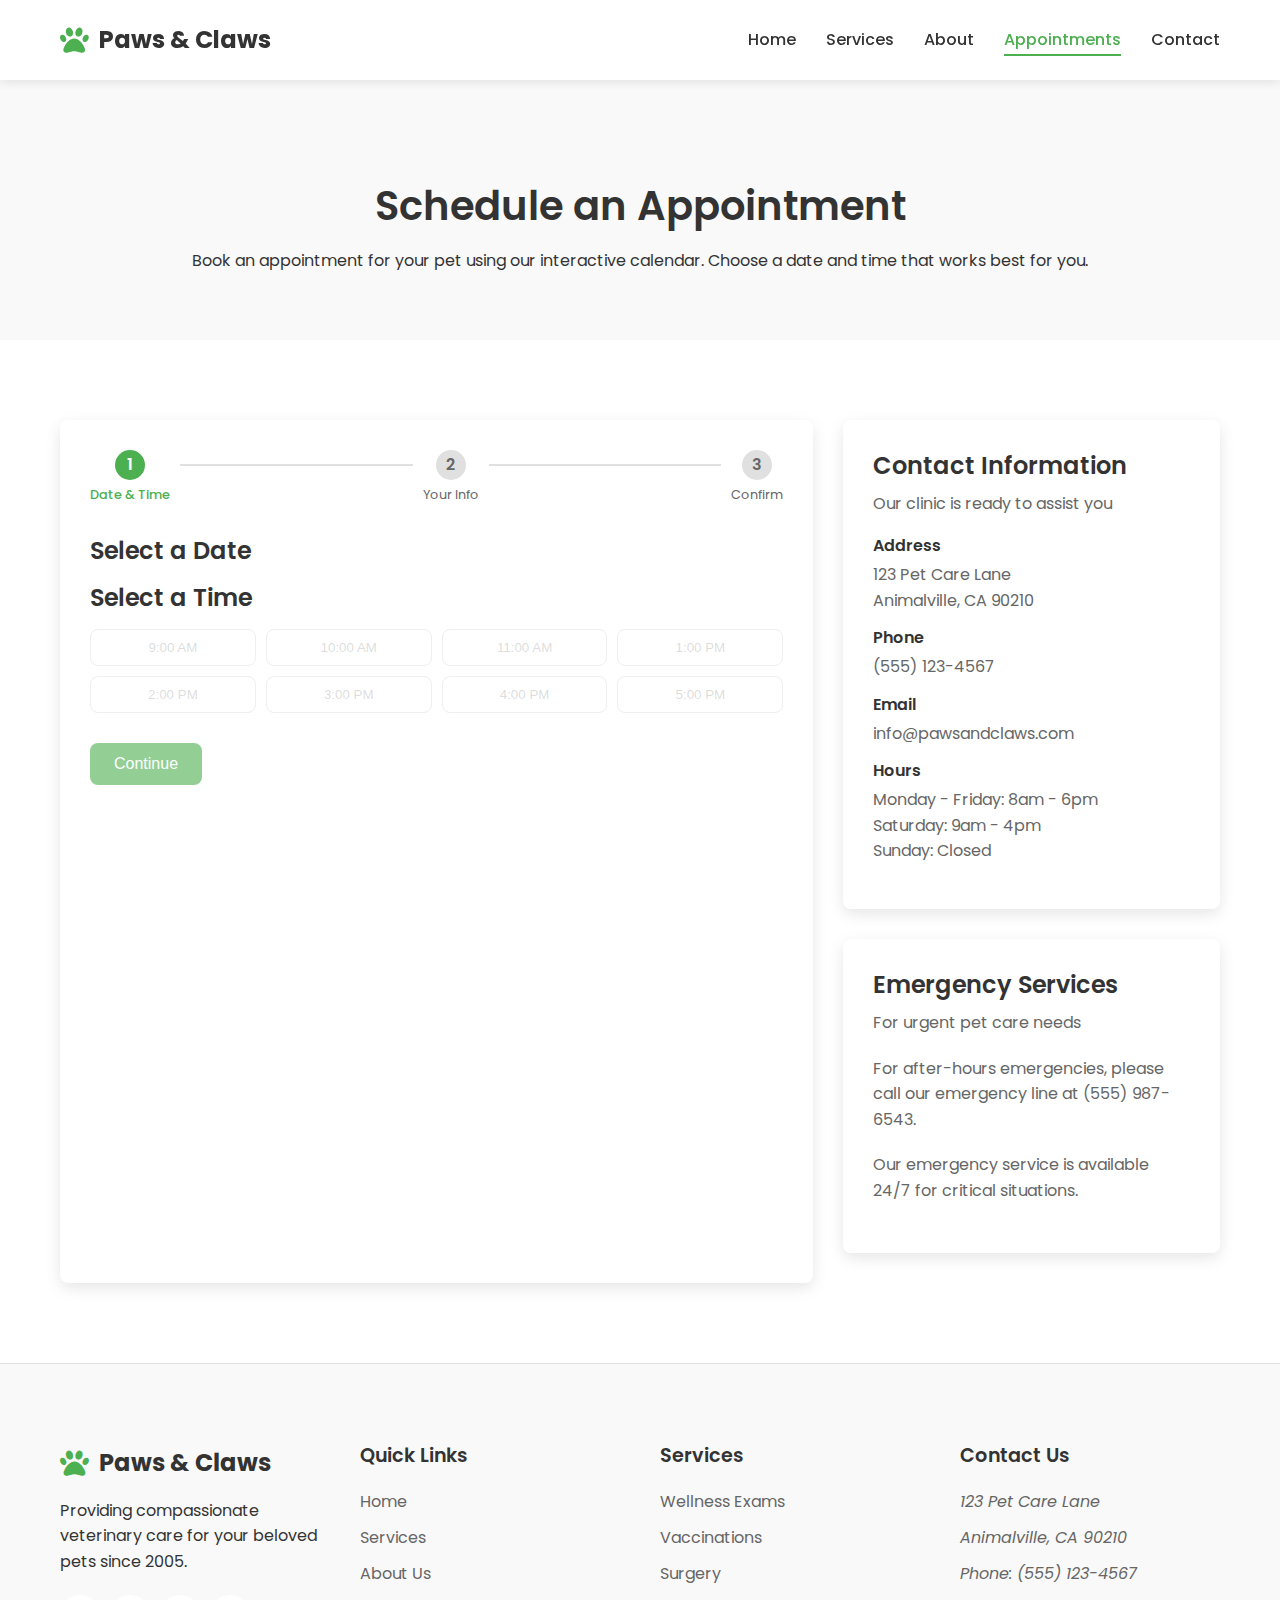
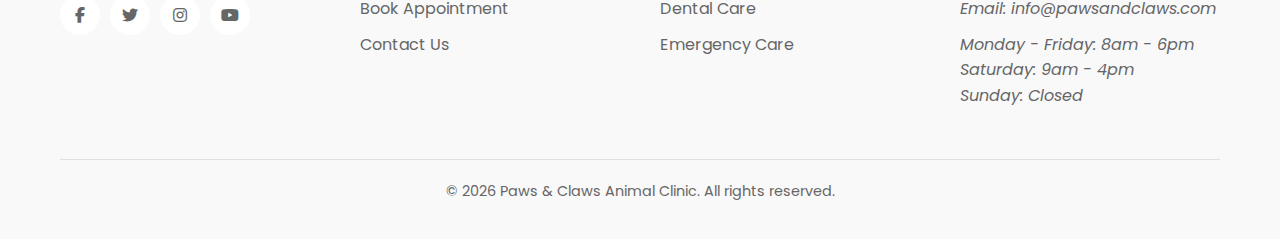
<file: appointment.html>
<!DOCTYPE html>
<html lang="en">
<head>
    <meta charset="UTF-8">
    <meta name="viewport" content="width=device-width, initial-scale=1.0">
    <title>Book an Appointment - Paws & Claws Animal Clinic</title>
    <link rel="stylesheet" href="css/styles.css">
    <link rel="stylesheet" href="css/animations.css">
    <link rel="stylesheet" href="https://cdnjs.cloudflare.com/ajax/libs/font-awesome/6.4.0/css/all.min.css">
    <link href="https://fonts.googleapis.com/css2?family=Poppins:wght@300;400;500;600;700&display=swap" rel="stylesheet">
</head>
<body>
    <!-- Header -->
    <header class="header" id="header">
        <div class="container">
            <div class="logo">
                <a href="index.html">
                    <i class="fas fa-paw"></i>
                    <span>Paws & Claws</span>
                </a>
            </div>
            <nav class="nav-menu">
                <ul>
                    <li><a href="index.html">Home</a></li>
                    <li><a href="services.html">Services</a></li>
                    <li><a href="about.html">About</a></li>
                    <li><a href="appointment.html" class="active">Appointments</a></li>
                    <li><a href="contact.html">Contact</a></li>
                </ul>
            </nav>
            <div class="mobile-menu-btn" id="mobileMenuBtn">
                <span></span>
                <span></span>
                <span></span>
            </div>
        </div>
    </header>

    <!-- Mobile Menu -->
    <div class="mobile-menu" id="mobileMenu">
        <ul>
            <li><a href="index.html">Home</a></li>
            <li><a href="services.html">Services</a></li>
            <li><a href="about.html">About</a></li>
            <li><a href="appointment.html" class="active">Appointments</a></li>
            <li><a href="contact.html">Contact</a></li>
        </ul>
    </div>

    <!-- Page Header -->
    <section class="page-header">
        <div class="container">
            <h1 class="animate-on-scroll fade-up">Schedule an Appointment</h1>
            <p class="animate-on-scroll fade-up">Book an appointment for your pet using our interactive calendar. Choose a date and time that works best for you.</p>
        </div>
    </section>

    <!-- Appointment Section -->
    <section class="appointment-section section">
        <div class="container">
            <div class="appointment-grid-full">
                <div class="appointment-calendar-full animate-on-scroll fade-up">
                    <div class="appointment-progress" id="appointmentProgress">
                        <div class="progress-step active">
                            <div class="step-number">1</div>
                            <div class="step-label">Date & Time</div>
                        </div>
                        <div class="progress-line"></div>
                        <div class="progress-step">
                            <div class="step-number">2</div>
                            <div class="step-label">Your Info</div>
                        </div>
                        <div class="progress-line"></div>
                        <div class="progress-step">
                            <div class="step-number">3</div>
                            <div class="step-label">Confirm</div>
                        </div>
                    </div>

                    <div class="appointment-steps">
                        <!-- Step 1: Date and Time Selection -->
                        <div class="appointment-step active" id="step1">
                            <h3>Select a Date</h3>
                            <div class="calendar-full" id="appointmentCalendar">
                                <!-- Calendar will be generated by JavaScript -->
                            </div>

                            <h3 class="mt-4">Select a Time</h3>
                            <div class="time-slots" id="timeSlots">
                                <button class="time-slot" disabled>9:00 AM</button>
                                <button class="time-slot" disabled>10:00 AM</button>
                                <button class="time-slot" disabled>11:00 AM</button>
                                <button class="time-slot" disabled>1:00 PM</button>
                                <button class="time-slot" disabled>2:00 PM</button>
                                <button class="time-slot" disabled>3:00 PM</button>
                                <button class="time-slot" disabled>4:00 PM</button>
                                <button class="time-slot" disabled>5:00 PM</button>
                            </div>

                            <div class="step-buttons">
                                <button class="btn primary-btn" id="step1Next" disabled>Continue</button>
                            </div>
                        </div>

                        <!-- Step 2: Contact Information -->
                        <div class="appointment-step" id="step2">
                            <div class="appointment-details">
                                <h3>Appointment Details</h3>
                                <p id="appointmentDateTime"></p>
                            </div>

                            <form id="appointmentForm">
                                <div class="form-row">
                                    <div class="form-group">
                                        <label for="firstName">First Name</label>
                                        <input type="text" id="firstName" name="firstName" required>
                                    </div>
                                    <div class="form-group">
                                        <label for="lastName">Last Name</label>
                                        <input type="text" id="lastName" name="lastName" required>
                                    </div>
                                </div>

                                <div class="form-row">
                                    <div class="form-group">
                                        <label for="email">Email</label>
                                        <input type="email" id="email" name="email" required>
                                    </div>
                                    <div class="form-group">
                                        <label for="phone">Phone</label>
                                        <input type="tel" id="phone" name="phone" required>
                                    </div>
                                </div>

                                <div class="form-row">
                                    <div class="form-group">
                                        <label for="petName">Pet's Name</label>
                                        <input type="text" id="petName" name="petName" required>
                                    </div>
                                    <div class="form-group">
                                        <label for="petType">Pet Type</label>
                                        <select id="petType" name="petType" required>
                                            <option value="">Select pet type</option>
                                            <option value="dog">Dog</option>
                                            <option value="cat">Cat</option>
                                            <option value="bird">Bird</option>
                                            <option value="rabbit">Rabbit</option>
                                            <option value="other">Other</option>
                                        </select>
                                    </div>
                                </div>

                                <div class="form-group">
                                    <label for="reason">Reason for Visit</label>
                                    <textarea id="reason" name="reason" rows="4" required></textarea>
                                </div>

                                <div class="step-buttons">
                                    <button type="button" class="btn outline-btn" id="step2Back">Back</button>
                                    <button type="button" class="btn primary-btn" id="step2Next">Review Appointment</button>
                                </div>
                            </form>
                        </div>

                        <!-- Step 3: Review and Confirm -->
                        <div class="appointment-step" id="step3">
                            <h3>Review Your Appointment</h3>
                            <p>Please review your appointment details before confirming.</p>

                            <div class="review-card">
                                <div class="review-section">
                                    <h4>Date & Time</h4>
                                    <p id="reviewDateTime"></p>
                                </div>

                                <div class="review-section">
                                    <h4>Contact Information</h4>
                                    <p id="reviewContact"></p>
                                </div>

                                <div class="review-section">
                                    <h4>Pet Information</h4>
                                    <p id="reviewPet"></p>
                                </div>

                                <div class="review-section">
                                    <h4>Reason for Visit</h4>
                                    <p id="reviewReason"></p>
                                </div>
                            </div>

                            <div class="step-buttons">
                                <button class="btn outline-btn" id="step3Back">Back</button>
                                <button class="btn primary-btn" id="confirmAppointment">
                                    Confirm Appointment
                                    <i class="fas fa-check"></i>
                                </button>
                            </div>
                        </div>

                        <!-- Confirmation Message -->
                        <div class="appointment-step" id="confirmation">
                            <div class="confirmation-message">
                                <i class="fas fa-check-circle"></i>
                                <h3>Appointment Confirmed!</h3>
                                <p>Thank you for scheduling an appointment with Paws & Claws Animal Clinic.</p>
                                <p>We've sent a confirmation email to <span id="confirmationEmail"></span>.</p>
                                <p>If you need to make any changes to your appointment, please call us at (555) 123-4567.</p>
                                <a href="index.html" class="btn primary-btn">Return to Home</a>
                            </div>
                        </div>
                    </div>
                </div>

                <div class="appointment-sidebar animate-on-scroll fade-up">
                    <div class="sidebar-card">
                        <h3>Contact Information</h3>
                        <p>Our clinic is ready to assist you</p>
                        <div class="contact-info">
                            <div class="contact-item">
                                <h4>Address</h4>
                                <p>123 Pet Care Lane<br>Animalville, CA 90210</p>
                            </div>
                            <div class="contact-item">
                                <h4>Phone</h4>
                                <p>(555) 123-4567</p>
                            </div>
                            <div class="contact-item">
                                <h4>Email</h4>
                                <p>info@pawsandclaws.com</p>
                            </div>
                            <div class="contact-item">
                                <h4>Hours</h4>
                                <p>
                                    Monday - Friday: 8am - 6pm<br>
                                    Saturday: 9am - 4pm<br>
                                    Sunday: Closed
                                </p>
                            </div>
                        </div>
                    </div>

                    <div class="sidebar-card">
                        <h3>Emergency Services</h3>
                        <p>For urgent pet care needs</p>
                        <p>For after-hours emergencies, please call our emergency line at (555) 987-6543.</p>
                        <p>Our emergency service is available 24/7 for critical situations.</p>
                    </div>
                </div>
            </div>
        </div>
    </section>

    <!-- Footer -->
    <footer class="footer">
        <div class="container">
            <div class="footer-grid">
                <div class="footer-about">
                    <div class="footer-logo">
                        <i class="fas fa-paw"></i>
                        <span>Paws & Claws</span>
                    </div>
                    <p>Providing compassionate veterinary care for your beloved pets since 2005.</p>
                    <div class="social-links">
                        <a href="#"><i class="fab fa-facebook-f"></i></a>
                        <a href="#"><i class="fab fa-twitter"></i></a>
                        <a href="#"><i class="fab fa-instagram"></i></a>
                        <a href="#"><i class="fab fa-youtube"></i></a>
                    </div>
                </div>
                <div class="footer-links">
                    <h3>Quick Links</h3>
                    <ul>
                        <li><a href="index.html">Home</a></li>
                        <li><a href="services.html">Services</a></li>
                        <li><a href="about.html">About Us</a></li>
                        <li><a href="appointment.html">Book Appointment</a></li>
                        <li><a href="contact.html">Contact Us</a></li>
                    </ul>
                </div>
                <div class="footer-services">
                    <h3>Services</h3>
                    <ul>
                        <li><a href="services.html#wellness">Wellness Exams</a></li>
                        <li><a href="services.html#vaccinations">Vaccinations</a></li>
                        <li><a href="services.html#surgery">Surgery</a></li>
                        <li><a href="services.html#dental">Dental Care</a></li>
                        <li><a href="services.html#emergency">Emergency Care</a></li>
                    </ul>
                </div>
                <div class="footer-contact">
                    <h3>Contact Us</h3>
                    <address>
                        <p>123 Pet Care Lane</p>
                        <p>Animalville, CA 90210</p>
                        <p>Phone: (555) 123-4567</p>
                        <p>Email: info@pawsandclaws.com</p>
                        <p>
                            Monday - Friday: 8am - 6pm<br>
                            Saturday: 9am - 4pm<br>
                            Sunday: Closed
                        </p>
                    </address>
                </div>
            </div>
            <div class="footer-bottom">
                <p>&copy; <span id="currentYear"></span> Paws & Claws Animal Clinic. All rights reserved.</p>
            </div>
        </div>
    </footer>

    <script src="js/main.js"></script>
    <script src="js/animations.js"></script>
    <script src="js/appointment.js"></script>
</body>
</html>
</file>
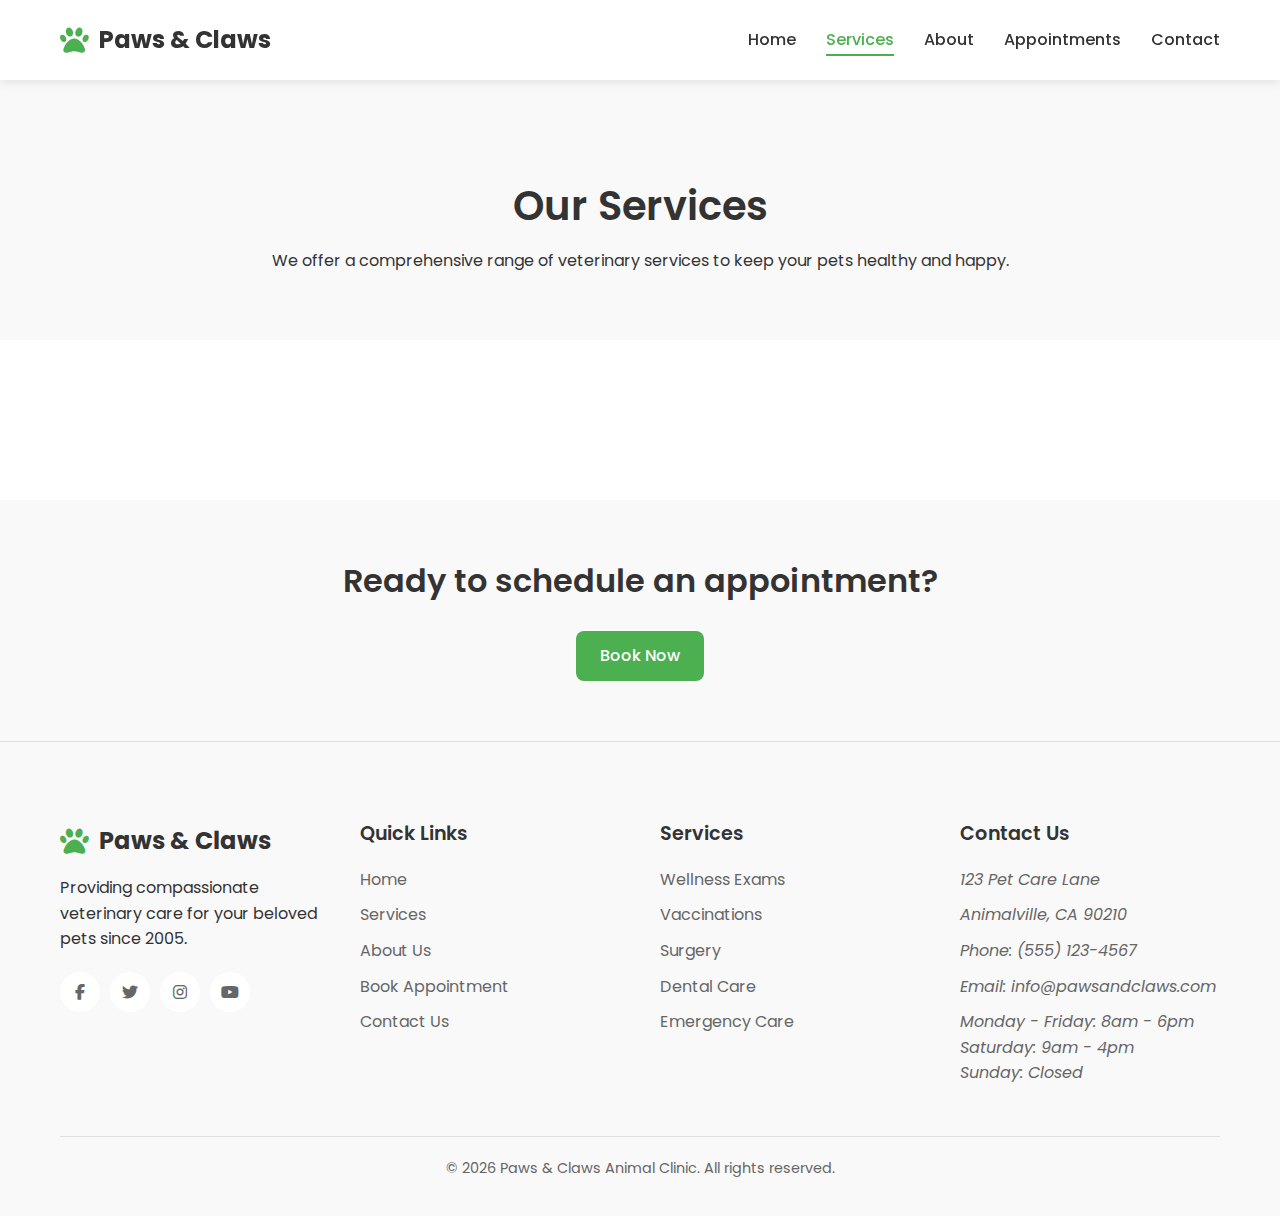
<file: services.html>
<!DOCTYPE html>
<html lang="en">
<head>
    <meta charset="UTF-8">
    <meta name="viewport" content="width=device-width, initial-scale=1.0">
    <title>Our Services - Paws & Claws Animal Clinic</title>
    <link rel="stylesheet" href="css/styles.css">
    <link rel="stylesheet" href="css/animations.css">
    <link rel="stylesheet" href="https://cdnjs.cloudflare.com/ajax/libs/font-awesome/6.4.0/css/all.min.css">
    <link href="https://fonts.googleapis.com/css2?family=Poppins:wght@300;400;500;600;700&display=swap" rel="stylesheet">
</head>
<body>
    <!-- Header -->
    <header class="header" id="header">
        <div class="container">
            <div class="logo">
                <a href="index.html">
                    <i class="fas fa-paw"></i>
                    <span>Paws & Claws</span>
                </a>
            </div>
            <nav class="nav-menu">
                <ul>
                    <li><a href="index.html">Home</a></li>
                    <li><a href="services.html" class="active">Services</a></li>
                    <li><a href="about.html">About</a></li>
                    <li><a href="appointment.html">Appointments</a></li>
                    <li><a href="contact.html">Contact</a></li>
                </ul>
            </nav>
            <div class="mobile-menu-btn" id="mobileMenuBtn">
                <span></span>
                <span></span>
                <span></span>
            </div>
        </div>
    </header>

    <!-- Mobile Menu -->
    <div class="mobile-menu" id="mobileMenu">
        <ul>
            <li><a href="index.html">Home</a></li>
            <li><a href="services.html" class="active">Services</a></li>
            <li><a href="about.html">About</a></li>
            <li><a href="appointment.html">Appointments</a></li>
            <li><a href="contact.html">Contact</a></li>
        </ul>
    </div>

    <!-- Page Header -->
    <section class="page-header">
        <div class="container">
            <h1 class="animate-on-scroll fade-up">Our Services</h1>
            <p class="animate-on-scroll fade-up">We offer a comprehensive range of veterinary services to keep your pets healthy and happy.</p>
        </div>
    </section>

    <!-- Services Section -->
    <section class="services-expanded section">
        <div class="container">
            <div class="service-cards expanded" id="expandedServiceCards">
                <!-- Service cards will be added by JavaScript -->
            </div>
        </div>
    </section>

    <!-- CTA Section -->
    <section class="cta-section section bg-light">
        <div class="container">
            <div class="cta-content text-center">
                <h2 class="animate-on-scroll fade-up">Ready to schedule an appointment?</h2>
                <a href="appointment.html" class="btn primary-btn animate-on-scroll fade-up">Book Now</a>
            </div>
        </div>
    </section>

    <!-- Footer -->
    <footer class="footer">
        <div class="container">
            <div class="footer-grid">
                <div class="footer-about">
                    <div class="footer-logo">
                        <i class="fas fa-paw"></i>
                        <span>Paws & Claws</span>
                    </div>
                    <p>Providing compassionate veterinary care for your beloved pets since 2005.</p>
                    <div class="social-links">
                        <a href="#"><i class="fab fa-facebook-f"></i></a>
                        <a href="#"><i class="fab fa-twitter"></i></a>
                        <a href="#"><i class="fab fa-instagram"></i></a>
                        <a href="#"><i class="fab fa-youtube"></i></a>
                    </div>
                </div>
                <div class="footer-links">
                    <h3>Quick Links</h3>
                    <ul>
                        <li><a href="index.html">Home</a></li>
                        <li><a href="services.html">Services</a></li>
                        <li><a href="about.html">About Us</a></li>
                        <li><a href="appointment.html">Book Appointment</a></li>
                        <li><a href="contact.html">Contact Us</a></li>
                    </ul>
                </div>
                <div class="footer-services">
                    <h3>Services</h3>
                    <ul>
                        <li><a href="services.html#wellness">Wellness Exams</a></li>
                        <li><a href="services.html#vaccinations">Vaccinations</a></li>
                        <li><a href="services.html#surgery">Surgery</a></li>
                        <li><a href="services.html#dental">Dental Care</a></li>
                        <li><a href="services.html#emergency">Emergency Care</a></li>
                    </ul>
                </div>
                <div class="footer-contact">
                    <h3>Contact Us</h3>
                    <address>
                        <p>123 Pet Care Lane</p>
                        <p>Animalville, CA 90210</p>
                        <p>Phone: (555) 123-4567</p>
                        <p>Email: info@pawsandclaws.com</p>
                        <p>
                            Monday - Friday: 8am - 6pm<br>
                            Saturday: 9am - 4pm<br>
                            Sunday: Closed
                        </p>
                    </address>
                </div>
            </div>
            <div class="footer-bottom">
                <p>&copy; <span id="currentYear"></span> Paws & Claws Animal Clinic. All rights reserved.</p>
            </div>
        </div>
    </footer>

    <script src="js/main.js"></script>
    <script src="js/animations.js"></script>
    <script src="js/services.js"></script>
</body>
</html>
</file>
<file: css/styles.css>
/* Base Styles */
:root {
    --primary-color: #4CAF50;
    --primary-dark: #388E3C;
    --primary-light: #A5D6A7;
    --secondary-color: #F5F5F5;
    --text-color: #333333;
    --text-light: #666666;
    --background-color: #FFFFFF;
    --background-light: #F9F9F9;
    --border-color: #E0E0E0;
    --shadow-color: rgba(0, 0, 0, 0.1);
    --transition-speed: 0.3s;
    --border-radius: 8px;
    --container-width: 1200px;
}

* {
    margin: 0;
    padding: 0;
    box-sizing: border-box;
}

html {
    scroll-behavior: smooth;
}

body {
    font-family: 'Poppins', sans-serif;
    color: var(--text-color);
    line-height: 1.6;
    background-color: var(--background-color);
}

a {
    text-decoration: none;
    color: var(--primary-color);
    transition: color var(--transition-speed);
}

a:hover {
    color: var(--primary-dark);
}

ul {
    list-style: none;
}

img {
    max-width: 100%;
    height: auto;
}

.container {
    width: 100%;
    max-width: var(--container-width);
    margin: 0 auto;
    padding: 0 20px;
}

.section {
    padding: 80px 0;
}

.bg-light {
    background-color: var(--background-light);
}

.text-center {
    text-align: center;
}

.mt-4 {
    margin-top: 1rem;
}

/* Typography */
h1, h2, h3, h4, h5, h6 {
    font-weight: 600;
    line-height: 1.3;
    margin-bottom: 1rem;
}

h1 {
    font-size: 2.5rem;
}

h2 {
    font-size: 2rem;
}

h3 {
    font-size: 1.5rem;
}

h4 {
    font-size: 1.25rem;
}

p {
    margin-bottom: 1rem;
}

/* Buttons */
.btn {
    display: inline-block;
    padding: 12px 24px;
    border-radius: var(--border-radius);
    font-weight: 500;
    cursor: pointer;
    transition: all var(--transition-speed);
    border: none;
    font-size: 1rem;
    text-align: center;
}

.primary-btn {
    background-color: var(--primary-color);
    color: white;
}

.primary-btn:hover {
    background-color: var(--primary-dark);
    color: white;
}

.outline-btn {
    background-color: transparent;
    border: 2px solid var(--primary-color);
    color: var(--primary-color);
}

.outline-btn:hover {
    background-color: var(--primary-color);
    color: white;
}

.text-btn {
    background-color: transparent;
    color: var(--primary-color);
    padding: 0;
    display: inline-flex;
    align-items: center;
}

.text-btn i {
    margin-left: 8px;
    transition: transform var(--transition-speed);
}

.text-btn:hover i {
    transform: translateX(5px);
}

.btn:disabled {
    opacity: 0.6;
    cursor: not-allowed;
}

/* Header */
.header {
    position: fixed;
    top: 0;
    left: 0;
    width: 100%;
    background-color: var(--background-color);
    box-shadow: 0 2px 10px var(--shadow-color);
    z-index: 1000;
    transition: all var(--transition-speed);
}

.header .container {
    display: flex;
    justify-content: space-between;
    align-items: center;
    height: 80px;
}

.logo a {
    display: flex;
    align-items: center;
    font-size: 1.5rem;
    font-weight: 700;
    color: var(--text-color);
}

.logo i {
    font-size: 1.8rem;
    color: var(--primary-color);
    margin-right: 10px;
}

.nav-menu ul {
    display: flex;
}

.nav-menu li {
    margin-left: 30px;
}

.nav-menu a {
    color: var(--text-color);
    font-weight: 500;
    position: relative;
}

.nav-menu a:hover {
    color: var(--primary-color);
}

.nav-menu a.active {
    color: var(--primary-color);
}

.nav-menu a.active::after {
    content: '';
    position: absolute;
    bottom: -5px;
    left: 0;
    width: 100%;
    height: 2px;
    background-color: var(--primary-color);
}

.mobile-menu-btn {
    display: none;
    flex-direction: column;
    justify-content: space-between;
    width: 30px;
    height: 20px;
    cursor: pointer;
}

.mobile-menu-btn span {
    width: 100%;
    height: 2px;
    background-color: var(--text-color);
    transition: all var(--transition-speed);
}

.mobile-menu {
    position: fixed;
    top: 80px;
    left: 0;
    width: 100%;
    background-color: var(--background-color);
    box-shadow: 0 5px 10px var(--shadow-color);
    z-index: 999;
    transform: translateY(-100%);
    opacity: 0;
    visibility: hidden;
    transition: all var(--transition-speed);
}

.mobile-menu.active {
    transform: translateY(0);
    opacity: 1;
    visibility: visible;
}

.mobile-menu ul {
    padding: 20px;
}

.mobile-menu li {
    margin-bottom: 15px;
}

.mobile-menu a {
    color: var(--text-color);
    font-weight: 500;
    display: block;
    padding: 10px 0;
}

.mobile-menu a.active {
    color: var(--primary-color);
}

/* Hero Section */
.hero {
    height: 600px;
    background-image: linear-gradient(rgba(0, 0, 0, 0.5), rgba(0, 0, 0, 0.5)), url('images/cover.jpeg');
    background-size: cover;
    background-position: center;
    display: flex;
    align-items: center;
    color: white;
    margin-top: 80px;
}

.hero-content {
    max-width: 600px;
}

.hero h1 {
    font-size: 3rem;
    margin-bottom: 1.5rem;
}

.hero p {
    font-size: 1.2rem;
    margin-bottom: 2rem;
}

/* Section Header */
.section-header {
    text-align: center;
    max-width: 800px;
    margin: 0 auto 50px;
}

/* Welcome Section */
.welcome-cards {
    display: grid;
    grid-template-columns: repeat(auto-fit, minmax(300px, 1fr));
    gap: 30px;
}

.card {
    background-color: var(--background-color);
    border-radius: var(--border-radius);
    box-shadow: 0 5px 15px var(--shadow-color);
    overflow: hidden;
    transition: transform var(--transition-speed), box-shadow var(--transition-speed);
}

.card:hover {
    transform: translateY(-5px);
    box-shadow: 0 10px 25px var(--shadow-color);
}

.card-content {
    padding: 30px;
}

/* Services Section */
.service-cards {
    display: grid;
    grid-template-columns: repeat(auto-fit, minmax(300px, 1fr));
    gap: 30px;
}

.service-card {
    background-color: var(--background-color);
    border-radius: var(--border-radius);
    box-shadow: 0 5px 15px var(--shadow-color);
    overflow: hidden;
    transition: transform var(--transition-speed), box-shadow var(--transition-speed);
    display: flex;
    flex-direction: column;
}

.service-card:hover {
    transform: translateY(-5px);
    box-shadow: 0 10px 25px var(--shadow-color);
}

.service-icon {
    font-size: 2.5rem;
    color: var(--primary-color);
    margin-bottom: 15px;
    transition: transform var(--transition-speed);
}

.service-card:hover .service-icon {
    transform: translateY(-5px);
}

.service-content {
    padding: 30px;
    flex-grow: 1;
    display: flex;
    flex-direction: column;
}

.service-content h3 {
    margin-bottom: 10px;
}

.service-content p {
    color: var(--text-light);
    margin-bottom: 20px;
    flex-grow: 1;
}

/* Testimonials Section */
.testimonial-slider {
    position: relative;
    max-width: 800px;
    margin: 0 auto;
}

.testimonial-slides {
    position: relative;
    height: 300px;
    overflow: hidden;
}

.testimonial-slide {
    position: absolute;
    top: 0;
    left: 0;
    width: 100%;
    height: 100%;
    opacity: 0;
    visibility: hidden;
    transition: all var(--transition-speed);
}

.testimonial-slide.active {
    opacity: 1;
    visibility: visible;
}

.testimonial-content {
    background-color: var(--background-color);
    border-radius: var(--border-radius);
    box-shadow: 0 5px 15px var(--shadow-color);
    padding: 30px;
    height: 100%;
    display: flex;
    flex-direction: column;
}

.testimonial-content i {
    font-size: 2rem;
    color: var(--primary-light);
    margin-bottom: 15px;
}

.testimonial-content p {
    flex-grow: 1;
    font-style: italic;
}

.testimonial-author {
    display: flex;
    align-items: center;
}

.author-avatar {
    width: 50px;
    height: 50px;
    border-radius: 50%;
    background-color: var(--primary-light);
    color: var(--primary-dark);
    display: flex;
    align-items: center;
    justify-content: center;
    font-weight: 600;
    margin-right: 15px;
}

.author-info h4 {
    margin-bottom: 0;
}

.author-info p {
    margin-bottom: 0;
    font-size: 0.9rem;
    color: var(--text-light);
    font-style: normal;
}

.testimonial-controls {
    display: flex;
    align-items: center;
    justify-content: center;
    margin-top: 30px;
}

.testimonial-prev,
.testimonial-next {
    background-color: transparent;
    border: none;
    font-size: 1.2rem;
    color: var(--text-light);
    cursor: pointer;
    transition: color var(--transition-speed);
}

.testimonial-prev:hover,
.testimonial-next:hover {
    color: var(--primary-color);
}

.testimonial-dots {
    display: flex;
    margin: 0 15px;
}

.dot {
    width: 10px;
    height: 10px;
    border-radius: 50%;
    background-color: var(--border-color);
    margin: 0 5px;
    cursor: pointer;
    transition: background-color var(--transition-speed);
}

.dot.active {
    background-color: var(--primary-color);
}

/* Appointment Preview Section */
.appointment-grid {
    display: grid;
    grid-template-columns: 1fr 1fr;
    gap: 50px;
    align-items: center;
}

.appointment-info h2 {
    margin-bottom: 20px;
}

.appointment-info p {
    margin-bottom: 30px;
}

.calendar-preview {
    background-color: var(--background-color);
    border-radius: var(--border-radius);
    box-shadow: 0 5px 15px var(--shadow-color);
    padding: 30px;
}

.calendar-header {
    margin-bottom: 20px;
}

.calendar-body {
    display: grid;
    grid-template-columns: repeat(7, 1fr);
    gap: 10px;
}

.calendar-day {
    display: flex;
    align-items: center;
    justify-content: center;
    height: 40px;
    border-radius: var(--border-radius);
    cursor: pointer;
    transition: all var(--transition-speed);
}

.calendar-day:hover:not(.disabled) {
    background-color: var(--primary-light);
    color: var(--primary-dark);
}

.calendar-day.selected {
    background-color: var(--primary-color);
    color: white;
}

.calendar-day.disabled {
    opacity: 0.3;
    cursor: not-allowed;
}

.calendar-day.day-name {
    font-weight: 600;
    cursor: default;
}

.calendar-day.day-name:hover {
    background-color: transparent;
    color: var(--text-color);
}

/* Footer */
.footer {
    background-color: var(--background-light);
    padding: 80px 0 20px;
    border-top: 1px solid var(--border-color);
}

.footer-grid {
    display: grid;
    grid-template-columns: repeat(auto-fit, minmax(200px, 1fr));
    gap: 40px;
    margin-bottom: 40px;
}

.footer-logo {
    display: flex;
    align-items: center;
    font-size: 1.5rem;
    font-weight: 700;
    margin-bottom: 15px;
}

.footer-logo i {
    font-size: 1.8rem;
    color: var(--primary-color);
    margin-right: 10px;
}

.social-links {
    display: flex;
    margin-top: 20px;
}

.social-links a {
    display: flex;
    align-items: center;
    justify-content: center;
    width: 40px;
    height: 40px;
    border-radius: 50%;
    background-color: var(--background-color);
    color: var(--text-light);
    margin-right: 10px;
    transition: all var(--transition-speed);
}

.social-links a:hover {
    background-color: var(--primary-color);
    color: white;
}

.footer h3 {
    font-size: 1.2rem;
    margin-bottom: 20px;
}

.footer-links ul li,
.footer-services ul li {
    margin-bottom: 10px;
}

.footer-links a,
.footer-services a {
    color: var(--text-light);
}

.footer-links a:hover,
.footer-services a:hover {
    color: var(--primary-color);
}

.footer-contact p {
    margin-bottom: 10px;
    color: var(--text-light);
}

.footer-bottom {
    text-align: center;
    padding-top: 20px;
    border-top: 1px solid var(--border-color);
    color: var(--text-light);
    font-size: 0.9rem;
}

/* Page Header */
.page-header {
    background-color: var(--background-light);
    padding: 100px 0 50px;
    text-align: center;
    margin-top: 80px;
}

/* Services Expanded */
.services-expanded .service-cards {
    grid-template-columns: repeat(auto-fit, minmax(300px, 1fr));
}

/* CTA Section */
.cta-section {
    padding: 60px 0;
}

.cta-content {
    max-width: 600px;
    margin: 0 auto;
}

.cta-content h2 {
    margin-bottom: 30px;
}

/* Appointment Section */
.appointment-grid-full {
    display: grid;
    grid-template-columns: 2fr 1fr;
    gap: 30px;
}

.appointment-calendar-full {
    background-color: var(--background-color);
    border-radius: var(--border-radius);
    box-shadow: 0 5px 15px var(--shadow-color);
    padding: 30px;
}

.appointment-sidebar .sidebar-card {
    background-color: var(--background-color);
    border-radius: var(--border-radius);
    box-shadow: 0 5px 15px var(--shadow-color);
    padding: 30px;
    margin-bottom: 30px;
}

.appointment-sidebar h3 {
    margin-bottom: 10px;
}

.appointment-sidebar p {
    color: var(--text-light);
    margin-bottom: 20px;
}

.contact-info {
    margin-top: 20px;
}

.contact-item {
    margin-bottom: 15px;
}

.contact-item h4 {
    font-size: 1rem;
    margin-bottom: 5px;
}

.contact-item p {
    margin-bottom: 0;
}

.appointment-progress {
    display: flex;
    align-items: center;
    margin-bottom: 30px;
}

.progress-step {
    display: flex;
    flex-direction: column;
    align-items: center;
}

.step-number {
    width: 30px;
    height: 30px;
    border-radius: 50%;
    background-color: var(--border-color);
    color: var(--text-light);
    display: flex;
    align-items: center;
    justify-content: center;
    font-weight: 600;
    margin-bottom: 5px;
    transition: all var(--transition-speed);
}

.progress-step.active .step-number {
    background-color: var(--primary-color);
    color: white;
}

.progress-step.completed .step-number {
    background-color: var(--primary-color);
    color: white;
}

.step-label {
    font-size: 0.8rem;
    color: var(--text-light);
}

.progress-step.active .step-label {
    color: var(--primary-color);
    font-weight: 500;
}

.progress-line {
    flex-grow: 1;
    height: 2px;
    background-color: var(--border-color);
    margin: 0 10px;
    position: relative;
    top: -12px;
}

.appointment-steps {
    position: relative;
}

.appointment-step {
    display: none;
}

.appointment-step.active {
    display: block;
}

.appointment-details {
    margin-bottom: 20px;
    padding-bottom: 20px;
    border-bottom: 1px solid var(--border-color);
}

.appointment-details p {
    color: var(--text-light);
}

.form-row {
    display: grid;
    grid-template-columns: 1fr 1fr;
    gap: 20px;
    margin-bottom: 20px;
}

.form-group {
    margin-bottom: 20px;
}

.form-group label {
    display: block;
    margin-bottom: 5px;
    font-weight: 500;
}

.form-group input,
.form-group select,
.form-group textarea {
    width: 100%;
    padding: 10px;
    border: 1px solid var(--border-color);
    border-radius: var(--border-radius);
    font-family: inherit;
    font-size: 1rem;
}

.form-group input:focus,
.form-group select:focus,
.form-group textarea:focus {
    outline: none;
    border-color: var(--primary-color);
}

.step-buttons {
    display: flex;
    justify-content: space-between;
    margin-top: 30px;
}

.time-slots {
    display: grid;
    grid-template-columns: repeat(4, 1fr);
    gap: 10px;
    margin-bottom: 20px;
}

.time-slot {
    padding: 10px;
    border: 1px solid var(--border-color);
    border-radius: var(--border-radius);
    text-align: center;
    cursor: pointer;
    transition: all var(--transition-speed);
    background-color: var(--background-color);
}

.time-slot:hover:not(:disabled) {
    border-color: var(--primary-color);
}

.time-slot.selected {
    background-color: var(--primary-color);
    color: white;
    border-color: var(--primary-color);
}

.time-slot:disabled {
    opacity: 0.5;
    cursor: not-allowed;
}

.review-card {
    background-color: var(--background-light);
    border-radius: var(--border-radius);
    padding: 20px;
    margin: 20px 0;
}

.review-section {
    margin-bottom: 15px;
    padding-bottom: 15px;
    border-bottom: 1px solid var(--border-color);
}

.review-section:last-child {
    margin-bottom: 0;
    padding-bottom: 0;
    border-bottom: none;
}

.review-section h4 {
    font-size: 1rem;
    margin-bottom: 5px;
}

.review-section p {
    margin-bottom: 0;
    color: var(--text-light);
}

.confirmation-message {
    text-align: center;
    padding: 30px 0;
}

.confirmation-message i {
    font-size: 4rem;
    color: var(--primary-color);
    margin-bottom: 20px;
}

.confirmation-message h3 {
    font-size: 1.8rem;
    margin-bottom: 20px;
}

.confirmation-message p {
    margin-bottom: 10px;
}

.confirmation-message .btn {
    margin-top: 20px;
}

/* Intro Animation */
.intro-animation {
    position: fixed;
    top: 0;
    left: 0;
    width: 100%;
    height: 100%;
    background-color: var(--background-color);
    display: flex;
    align-items: center;
    justify-content: center;
    z-index: 2000;
}

.intro-content {
    text-align: center;
}

.logo-container {
    margin-bottom: 20px;
}

.logo-container i {
    font-size: 5rem;
    color: var(--primary-color);
}

.clinic-name {
    font-size: 3rem;
    margin-bottom: 10px;
}

.clinic-tagline {
    font-size: 1.5rem;
    color: var(--text-light);
}

/* Media Queries */
@media (max-width: 992px) {
    .appointment-grid-full {
        grid-template-columns: 1fr;
    }
    
    .appointment-sidebar {
        order: -1;
    }
}

@media (max-width: 768px) {
    .nav-menu {
        display: none;
    }
    
    .mobile-menu-btn {
        display: flex;
    }
    
    .hero {
        height: 500px;
    }
    
    .hero h1 {
        font-size: 2.5rem;
    }
    
    .appointment-grid {
        grid-template-columns: 1fr;
        gap: 30px;
    }
    
    .form-row {
        grid-template-columns: 1fr;
        gap: 0;
    }
    
    .time-slots {
        grid-template-columns: repeat(2, 1fr);
    }
}

@media (max-width: 576px) {
    .section {
        padding: 60px 0;
    }
    
    h1 {
        font-size: 2rem;
    }
    
    h2 {
        font-size: 1.8rem;
    }
    
    .hero {
        height: 400px;
    }
    
    .hero h1 {
        font-size: 2rem;
    }
    
    .hero p {
        font-size: 1rem;
    }
}
</file>
<file: css/animations.css>
/* Animations */
@keyframes fadeIn {
    from {
        opacity: 0;
    }
    to {
        opacity: 1;
    }
}

@keyframes fadeOut {
    from {
        opacity: 1;
    }
    to {
        opacity: 0;
    }
}

@keyframes scaleIn {
    from {
        transform: scale(0.5);
        opacity: 0;
    }
    to {
        transform: scale(1);
        opacity: 1;
    }
}

@keyframes slideInUp {
    from {
        transform: translateY(50px);
        opacity: 0;
    }
    to {
        transform: translateY(0);
        opacity: 1;
    }
}

@keyframes slideInLeft {
    from {
        transform: translateX(-50px);
        opacity: 0;
    }
    to {
        transform: translateX(0);
        opacity: 1;
    }
}

@keyframes slideInRight {
    from {
        transform: translateX(50px);
        opacity: 0;
    }
    to {
        transform: translateX(0);
        opacity: 1;
    }
}

@keyframes rotate {
    from {
        transform: rotate(0deg);
    }
    to {
        transform: rotate(360deg);
    }
}

@keyframes bounce {
    0%, 20%, 50%, 80%, 100% {
        transform: translateY(0);
    }
    40% {
        transform: translateY(-20px);
    }
    60% {
        transform: translateY(-10px);
    }
}

/* Intro Animation */
.intro-animation {
    animation: fadeOut 0.5s ease 2.5s forwards;
}

.logo-container i {
    animation: scaleIn 0.5s ease forwards, bounce 2s ease 0.5s;
}

.clinic-name {
    opacity: 0;
    animation: slideInUp 0.5s ease 0.3s forwards;
}

.clinic-tagline {
    opacity: 0;
    animation: slideInUp 0.5s ease 0.6s forwards;
}

/* Scroll Animations */
.animate-on-scroll {
    opacity: 0;
    transition: opacity 0.6s ease, transform 0.6s ease;
}

.animate-on-scroll.fade-up {
    transform: translateY(30px);
}

.animate-on-scroll.fade-left {
    transform: translateX(-30px);
}

.animate-on-scroll.fade-right {
    transform: translateX(30px);
}

.animate-on-scroll.visible {
    opacity: 1;
    transform: translate(0);
}

/* Hover Animations */
.service-card:hover .service-icon {
    animation: bounce 1s ease;
}

.btn.primary-btn:hover {
    transform: translateY(-3px);
    box-shadow: 0 5px 15px rgba(76, 175, 80, 0.4);
}

/* Header Animation */
.header.scrolled {
    box-shadow: 0 5px 15px var(--shadow-color);
    height: 70px;
}

/* Mobile Menu Animation */
.mobile-menu-btn.active span:nth-child(1) {
    transform: translateY(9px) rotate(45deg);
}

.mobile-menu-btn.active span:nth-child(2) {
    opacity: 0;
}

.mobile-menu-btn.active span:nth-child(3) {
    transform: translateY(-9px) rotate(-45deg);
}
</file>
